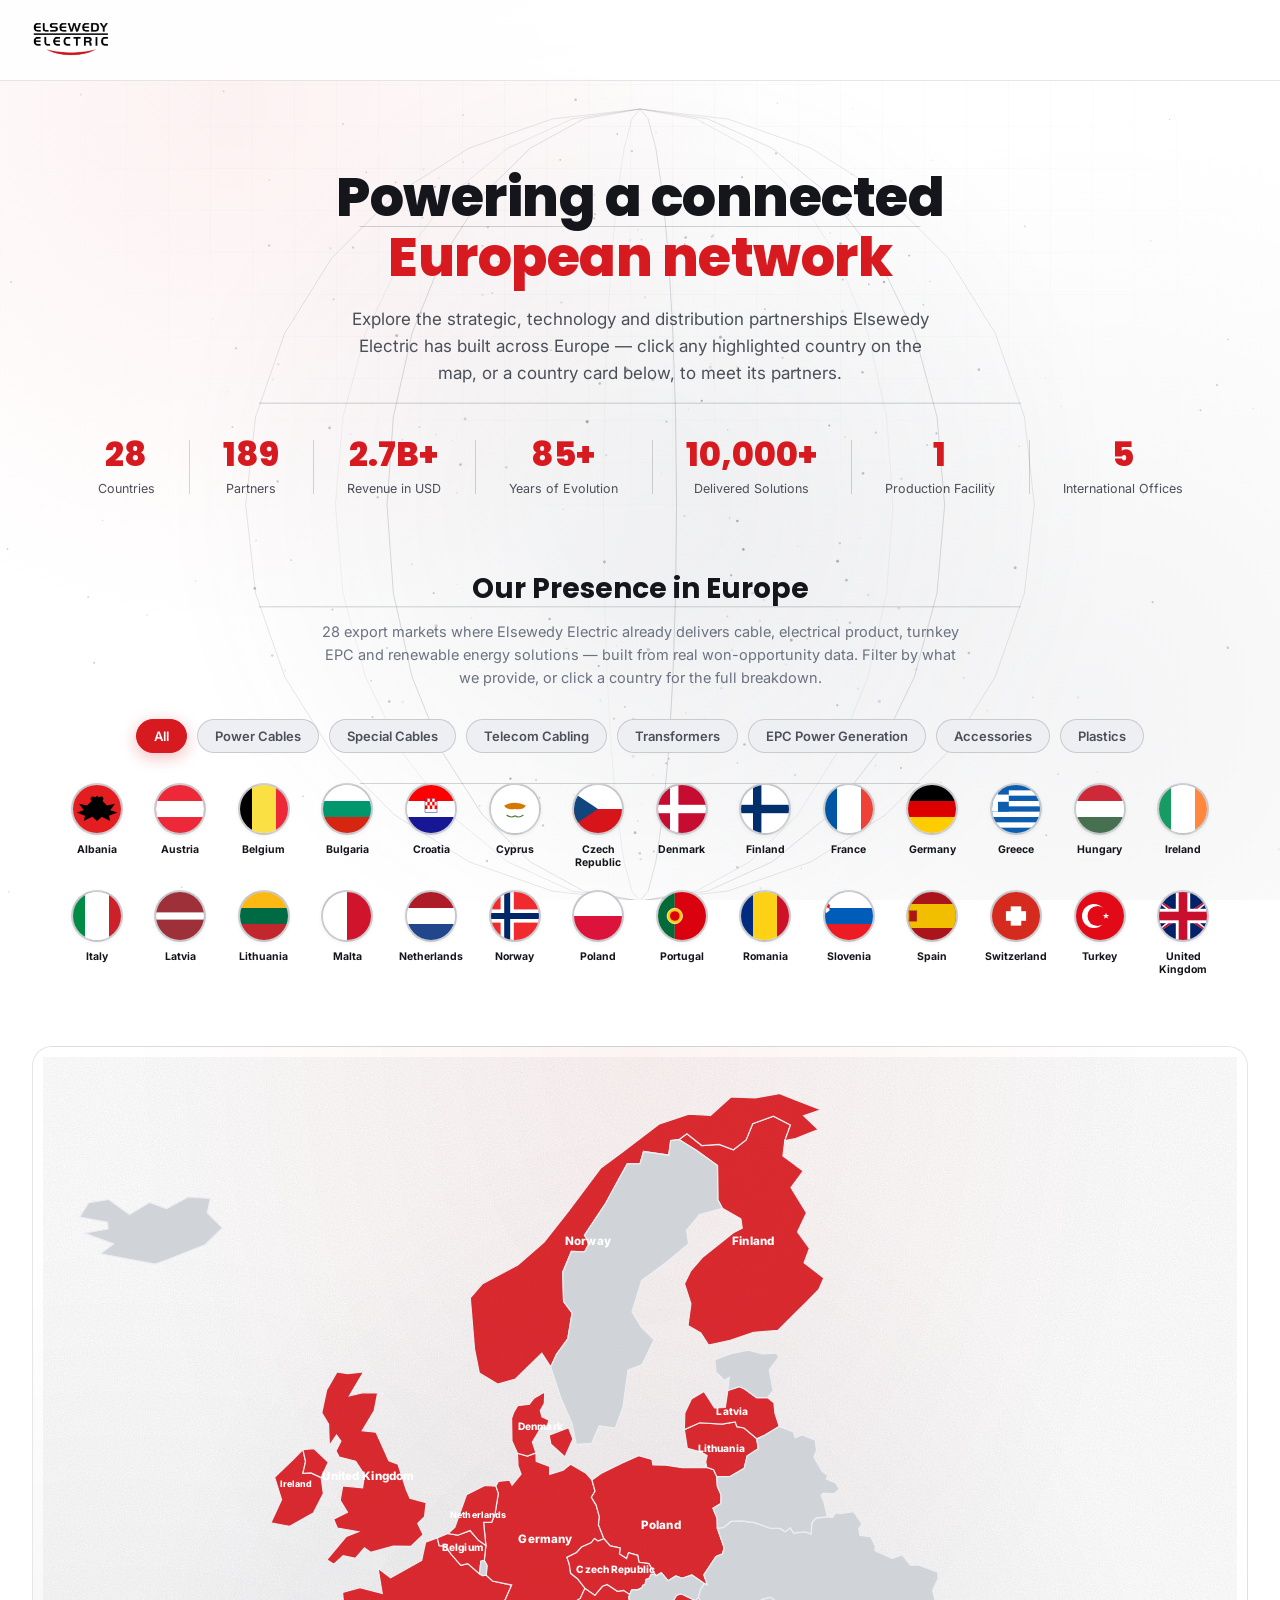
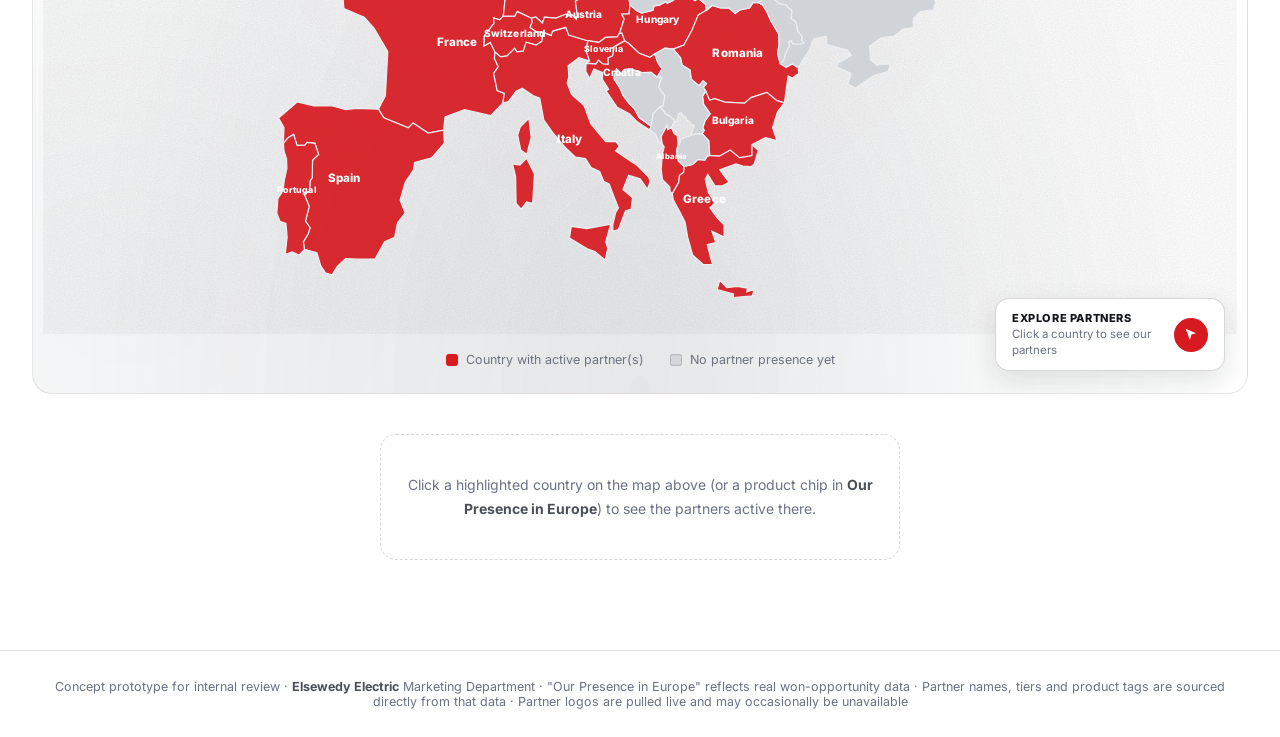
<file: index.html>
<!DOCTYPE html>
<html lang="en">
<head>
<meta charset="UTF-8">
<meta name="viewport" content="width=device-width, initial-scale=1.0">
<title>Elsewedy Electric — European Partner Network</title>
<link rel="preconnect" href="https://fonts.googleapis.com">
<link rel="preconnect" href="https://fonts.gstatic.com" crossorigin>
<link href="https://fonts.googleapis.com/css2?family=Inter:wght@400;500;600;700;800&family=Poppins:wght@600;700;800&display=swap" rel="stylesheet">
<link rel="stylesheet" href="styles-v44.css">
</head>
<body>

<div class="bg-fx"></div>
<div class="bg-grid"></div>
<canvas id="bg-particles"></canvas>

<header>
  <div class="nav">
    <a class="logo" href="https://elsewedyelectric.com/region?id=4" target="_blank" rel="noopener noreferrer" aria-label="Visit Elsewedy Electric — Europe region page (opens in a new tab)">
      <img class="brand-mark" src="elsewedy-logo.png" alt="Elsewedy Electric">
    </a>
  </div>
</header>

<section class="hero">
  <h1>Powering a connected <span>European network</span></h1>
  <p>Explore the strategic, technology and distribution partnerships Elsewedy Electric has built across Europe — click any highlighted country on the map, or a country card below, to meet its partners.</p>

  <div class="stats-row" id="stats-row"></div>
</section>

<section class="coverage-section" id="presence">
  <div class="section-head">
    <h2>Our Presence in Europe</h2>
    <p>28 export markets where Elsewedy Electric already delivers cable, electrical product, turnkey EPC and renewable energy solutions — built from real won-opportunity data. Filter by what we provide, or click a country for the full breakdown.</p>
  </div>
  <div class="filters" id="coverage-filters"></div>
  <div class="coverage-grid" id="coverage-grid"></div>
</section>

<section class="map-section" id="map">
  <div class="map-panel">
    <svg id="map-svg" viewBox="0 0 980 720" preserveAspectRatio="xMidYMid meet"></svg>
    <div class="map-explore-card">
      <div class="mec-text">
        <div class="mec-title">Explore Partners</div>
        <div class="mec-sub">Click a country to see our partners</div>
      </div>
      <div class="mec-icon">
        <svg viewBox="0 0 24 24" fill="none" xmlns="http://www.w3.org/2000/svg">
          <path d="M4 2.5L19.5 9.2L12.6 11.4L10.4 19.5L4 2.5Z" fill="#FFFFFF"/>
        </svg>
      </div>
    </div>
    <div class="map-legend">
      <div class="item"><span class="swatch p"></span> Country with active partner(s)</div>
      <div class="item"><span class="swatch n"></span> No partner presence yet</div>
    </div>
  </div>
</section>

<section class="country-partners-section" id="country-partners">
  <div class="cp-empty" id="cp-empty">
    Click a highlighted country on the map above (or a product chip in <b>Our Presence in Europe</b>) to see the partners active there.
  </div>
  <div class="cp-panel" id="cp-panel">
    <div class="cp-head" id="cp-head"></div>
    <div class="cp-grid" id="cp-grid"></div>
  </div>
</section>

<footer>
  Concept prototype for internal review · <b>Elsewedy Electric</b> Marketing Department · "Our Presence in Europe" reflects real won-opportunity data · Partner names, tiers and product tags are sourced directly from that data · Partner logos are pulled live and may occasionally be unavailable
</footer>

<div id="tooltip"></div>

<script src="country-paths-v2.js"></script>
<script src="country-data.js"></script>
<script src="partner-details.js"></script>
<script src="partner-logos-v10.js"></script>
<script src="app-v38.js"></script>
<script src="bg-particles-v17.js"></script>
</body>
</html>
</file>
<file: styles-v44.css>
:root{
  --ew-red:#D71920;
  --ew-red-dark:#9C1217;
  --ew-red-glow:rgba(215,25,32,0.55);
  --ew-gold:#2A3547;
  --bg-0:#FFFFFF;
  --bg-1:#F6F7F9;
  --bg-2:#EDEFF3;
  --bg-3:#E2E5EA;
  --line:rgba(10,11,14,0.10);
  --line-2:rgba(10,11,14,0.16);
  --text-0:#14161C;
  --text-1:#4B4F58;
  --text-2:#6B7280;
  --country-base:#D2D5DA;
  --country-hover:#C3C7CD;
  --radius:14px;
}
*{box-sizing:border-box; margin:0; padding:0;}
html{scroll-behavior:smooth;}
body{
  background:var(--bg-0);
  color:var(--text-0);
  font-family:'Inter',sans-serif;
  overflow-x:hidden;
}
h1,h2,h3,h4{font-family:'Poppins',sans-serif;}
a{color:inherit; text-decoration:none;}
.wrap{max-width:1240px; margin:0 auto; padding:0 32px;}
::-webkit-scrollbar{width:9px; height:9px;}
::-webkit-scrollbar-thumb{background:var(--bg-3); border-radius:6px;}
::-webkit-scrollbar-track{background:transparent;}

.bg-fx{
  position:fixed; inset:0; z-index:0; pointer-events:none;
  background:
    radial-gradient(circle at 18% 12%, rgba(215,25,32,0.06), transparent 40%),
    radial-gradient(circle at 85% 78%, rgba(42,53,71,0.05), transparent 45%),
    linear-gradient(var(--bg-0), var(--bg-0));
}
.bg-grid{
  position:fixed; inset:0; z-index:0; pointer-events:none; opacity:0.6;
  background-image:
    linear-gradient(rgba(10,11,14,0.035) 1px, transparent 1px),
    linear-gradient(90deg, rgba(10,11,14,0.035) 1px, transparent 1px);
  background-size:42px 42px;
  mask-image:radial-gradient(ellipse 70% 60% at 50% 20%, black, transparent);
}

#bg-particles{
  position:fixed; inset:0; z-index:0; pointer-events:none;
  display:block; width:100%; height:100%;
}

header{
  position:sticky; top:0; z-index:50;
  background:rgba(255,255,255,0.86);
  backdrop-filter:blur(14px);
  border-bottom:1px solid var(--line);
}
.nav{display:flex; align-items:center; justify-content:space-between; padding:18px 32px;}
.logo{display:flex; align-items:center; gap:10px; text-decoration:none; cursor:pointer;}
.brand-mark{
  height:44px; width:auto; display:block;
  opacity:0; transform:translateY(-6px) scale(0.94);
  animation:logoIn .6s cubic-bezier(.16,.8,.32,1) .1s forwards;
  transition:transform .3s ease, filter .3s ease;
}
.logo:hover .brand-mark{
  transform:scale(1.06);
  filter:drop-shadow(0 4px 16px rgba(215,25,32,0.3));
}
@keyframes logoIn{
  to{opacity:1; transform:translateY(0) scale(1);}
}
nav.links{display:flex; gap:34px; font-size:14px; font-weight:500; color:var(--text-1);}
nav.links a{position:relative; padding:6px 0; transition:color .2s;}
nav.links a:hover{color:var(--text-0);}
nav.links a.active{color:var(--ew-red);}
nav.links a.active::after{content:''; position:absolute; left:0; right:0; bottom:-6px; height:2px; background:var(--ew-red); border-radius:2px;}

.hero{position:relative; z-index:5; padding:86px 32px 50px; text-align:center;}
.eyebrow{
  display:inline-flex; align-items:center; gap:8px;
  font-size:12px; font-weight:600; letter-spacing:2px; text-transform:uppercase;
  color:var(--ew-gold); border:1px solid rgba(42,53,71,0.35);
  background:rgba(42,53,71,0.08);
  padding:7px 16px; border-radius:999px; margin-bottom:22px;
}
.eyebrow .dot{width:6px; height:6px; border-radius:50%; background:var(--ew-gold); box-shadow:0 0 8px var(--ew-gold);}
.hero h1{font-size:clamp(32px,5vw,54px); font-weight:800; line-height:1.12; letter-spacing:-0.5px; max-width:820px; margin:0 auto 18px;}
.hero h1 span{
  color: var(--ew-red);
}
.hero p{color:var(--text-1); font-size:17px; max-width:600px; margin:0 auto; line-height:1.6;}

.stats-row{
  display:flex; justify-content:center; align-items:stretch;
  flex-wrap:wrap; margin-top:48px;
}
.stat-item{
  position:relative; padding:0 34px; text-align:center; user-select:none;
}
.stat-item + .stat-item::before{
  content:''; position:absolute; left:0; top:4px; bottom:4px; width:1px;
  background:var(--line-2);
}
.stat-item .num{
  font-family:'Poppins',sans-serif; font-size:34px; font-weight:800; color:var(--ew-red);
  line-height:1.1;
}
.stat-item .lbl{
  font-size:12.5px; color:var(--text-1); margin-top:8px; line-height:1.35; max-width:130px;
  margin-left:auto; margin-right:auto;
}

.map-section{position:relative; z-index:1; padding:60px 32px 20px;}
.section-head{max-width:640px; margin:0 auto 30px; text-align:center;}
.section-head h2{font-size:28px; font-weight:700; margin-bottom:10px;}
.section-head p{color:var(--text-2); font-size:14.5px; line-height:1.6;}

.filters{display:flex; justify-content:center; gap:10px; flex-wrap:wrap; margin-bottom:30px;}
.chip{
  font-size:13px; font-weight:600; padding:8px 17px; border-radius:999px;
  border:1px solid var(--line-2); color:var(--text-1); background:var(--bg-2);
  cursor:pointer; transition:all .2s; user-select:none;
}
.chip:hover{border-color:var(--ew-red); color:var(--text-0);}
.chip.active{background:var(--ew-red); border-color:var(--ew-red); color:#fff; box-shadow:0 4px 16px rgba(215,25,32,0.3);}

.map-panel{
  max-width:1220px; margin:0 auto;
  background:
    radial-gradient(ellipse at 50% 0%, rgba(215,25,32,0.05), transparent 60%),
    radial-gradient(ellipse at 50% 100%, rgba(42,53,71,0.10), transparent 65%),
    radial-gradient(ellipse at 8% 90%, rgba(42,53,71,0.06), transparent 55%),
    rgba(255,255,255,0.82);
  backdrop-filter:blur(10px);
  border:1px solid var(--line); border-radius:20px;
  padding:10px 10px 4px; position:relative; overflow:hidden;
}
.map-panel::before{
  content:''; position:absolute; top:-40%; left:50%; transform:translateX(-50%);
  width:70%; height:200px; background:radial-gradient(ellipse, rgba(215,25,32,0.14), transparent 70%);
  pointer-events:none;
}
#map-svg{width:100%; height:auto; display:block; position:relative; z-index:1;}
.terrain-overlay{
  pointer-events:none;
  mix-blend-mode:overlay;
  opacity:0.12;
}
.country{
  fill:var(--country-base); stroke:#EDEFF3; stroke-width:1;
  transition:fill .25s ease, stroke .25s ease, opacity .25s ease;
}
.country.no-partner:hover{fill:var(--country-hover);}
.country.has-partner{
  fill:var(--ew-red); fill-opacity:0.92; cursor:pointer;
  transition:fill .25s ease, fill-opacity .2s ease, stroke .2s ease, stroke-width .2s ease, opacity .25s ease;
}
.country.has-partner:hover, .country.has-partner.focus{
  fill:var(--ew-red); fill-opacity:1;
}
.country.has-partner.selected{
  fill:#3E6BA0; fill-opacity:1; stroke:#FFFFFF; stroke-width:1.5;
}
.country.dimmed{opacity:0.18;}
.country-label{
  font-family:'Inter', sans-serif; font-size:7.2px; font-weight:600;
  fill:#17181D; pointer-events:none; letter-spacing:0.1px;
  opacity:0.92; transition:opacity .25s ease, fill .25s ease;
}
.country-label.partner{
  font-size:8.3px; font-weight:800; fill:#FFFFFF; opacity:1;
}

.map-explore-card{
  position:absolute; right:22px; bottom:22px; z-index:2;
  display:flex; align-items:center; gap:12px;
  background:#FFFFFF; border:1px solid var(--line-2); border-radius:14px;
  padding:12px 16px; box-shadow:0 10px 28px rgba(20,22,28,0.12);
  max-width:230px;
}
.map-explore-card .mec-text{flex:1; min-width:0;}
.map-explore-card .mec-title{
  font-size:11px; font-weight:800; letter-spacing:0.6px; text-transform:uppercase;
  color:var(--text-0); margin-bottom:2px;
}
.map-explore-card .mec-sub{font-size:11.5px; color:var(--text-2); line-height:1.35;}
.map-explore-card .mec-icon{
  flex:none; width:34px; height:34px; border-radius:50%;
  background:var(--ew-red); display:flex; align-items:center; justify-content:center;
}
.map-explore-card .mec-icon svg{width:16px; height:16px; display:block;}
@media (max-width:640px){
  .map-explore-card{position:static; margin:14px auto 0; max-width:none;}
}

.map-legend{display:flex; justify-content:center; gap:26px; flex-wrap:wrap; padding:18px 10px 22px; font-size:12.5px; color:var(--text-2);}
.map-legend .item{display:flex; align-items:center; gap:8px;}
.swatch{width:12px; height:12px; border-radius:3px;}
.swatch.p{background:var(--ew-red);}
.swatch.n{background:var(--country-base); border:1px solid var(--line-2);}

#tooltip{
  position:fixed; z-index:200; pointer-events:none;
  background:linear-gradient(180deg, #ffffff, #f3f4f6);
  border:1px solid var(--line-2); border-radius:12px;
  padding:14px; width:250px;
  box-shadow:0 18px 40px rgba(20,22,28,0.16), 0 0 0 1px rgba(215,25,32,0.06);
  opacity:0; transform:translateY(6px) scale(0.98);
  transition:opacity .16s ease, transform .16s ease;
}
#tooltip.show{opacity:1; transform:translateY(0) scale(1);}
#tooltip .tt-country{
  font-size:11px; text-transform:uppercase; letter-spacing:1.4px; color:var(--ew-gold);
  font-weight:700; margin-bottom:10px; display:flex; align-items:center; gap:6px;
}
#tooltip .tt-partner{display:flex; gap:10px; align-items:center; padding:8px 0; border-top:1px solid var(--line);}
#tooltip .tt-partner:first-of-type{border-top:none; padding-top:0;}
.logo-tile{
  width:84px; height:44px; border-radius:9px; flex:none;
  background:#fff;
  border:1px solid var(--line-2);
  box-shadow:0 1px 4px rgba(20,22,28,0.08);
  display:flex; align-items:center; justify-content:center;
  font-family:'Poppins',sans-serif; font-weight:800; font-size:11px; color:#14161c;
  letter-spacing:0.2px; text-align:center; line-height:1.05; overflow:hidden;
  padding:4px 6px;
}
.logo-tile img, .logo-tile svg{width:100%; height:100%; display:block;}
.tt-info .tt-name{font-size:13.5px; font-weight:700; color:var(--text-0);}
.tt-info .tt-meta{font-size:11px; color:var(--text-2); margin-top:2px;}
.tt-info .tt-badge{
  display:inline-block; margin-top:4px; font-size:9.5px; font-weight:700; text-transform:uppercase;
  letter-spacing:0.6px; color:var(--ew-red); background:rgba(215,25,32,0.1);
  border:1px solid rgba(215,25,32,0.25); padding:2px 7px; border-radius:5px;
}

/* ---------------- country / product partners panel (below the map) ---------------- */
.country-partners-section{position:relative; z-index:1; padding:20px 32px 90px; max-width:1080px; margin:0 auto;}
.cp-empty{
  text-align:center; color:var(--text-2); font-size:14px; line-height:1.7;
  border:1px dashed var(--line-2); border-radius:16px; padding:38px 24px; max-width:520px; margin:0 auto;
}
.cp-empty b{color:var(--text-1);}
.cp-panel{display:none;}
.cp-panel.show{display:block;}
.cp-head{display:flex; align-items:flex-start; justify-content:space-between; gap:16px; flex-wrap:wrap; margin-bottom:22px;}
.cp-head-left{display:flex; align-items:center; gap:14px;}
.cp-flag{width:48px; height:48px; border-radius:50%; overflow:hidden; border:2px solid var(--line-2); flex:none;}
.cp-title{font-family:'Poppins',sans-serif; font-size:21px; font-weight:700;}
.cp-subtitle{font-size:12.5px; color:var(--text-2); margin-top:3px;}
.cp-subtitle b{
  color:var(--text-0); font-weight:700;
  background:rgba(10,11,14,0.04);
  border:1px solid rgba(215,25,32,0.35);
  padding:3px 10px; border-radius:999px;
  margin:0 2px;
  display:inline-block;
  letter-spacing:0.2px;
  box-shadow:inset 0 0 0 1px rgba(10,11,14,0.02);
}
.cp-clear{
  font-size:12.5px; font-weight:600; color:var(--text-1); background:var(--bg-2);
  border:1px solid var(--line-2); padding:8px 15px; border-radius:999px; cursor:pointer;
  transition:border-color .2s, color .2s;
}
.cp-clear:hover{border-color:var(--ew-red); color:var(--ew-red);}
.cp-stats{display:flex; gap:10px; flex-wrap:wrap; margin-bottom:22px;}
.cp-bars{display:flex; flex-direction:column; gap:9px; margin-bottom:26px;}
.cp-grid{display:grid; grid-template-columns:repeat(auto-fill, minmax(240px, 1fr)); gap:14px;}
.cp-card{
  background:var(--bg-2); border:1px solid var(--line); border-radius:14px;
  padding:16px; transition:transform .2s, border-color .2s, background .2s;
  opacity:0; transform:translateY(10px);
}
.cp-card.in-view{opacity:1; transform:translateY(0);}
.cp-card:hover{transform:translateY(-3px); border-color:var(--ew-red); background:var(--bg-3);}
.cp-card.spotlight{border-color:var(--ew-gold); box-shadow:0 0 0 3px rgba(42,53,71,0.2);}
.cp-card-top{display:flex; align-items:center; gap:12px; margin-bottom:2px;}
.cp-card-title{min-width:0;}
.cp-card .cp-name{font-size:14.5px; font-weight:700; overflow-wrap:break-word;}
.cp-card .cp-country{font-size:11.5px; color:var(--ew-gold); font-weight:600; margin-top:2px;}

/* real partner logo tile (falls back to a colored initials badge) */
.cp-logo{
  width:44px; height:44px; border-radius:10px; flex:none;
  background:#fff; border:1px solid var(--line-2);
  box-shadow:0 1px 4px rgba(20,22,28,0.08);
  display:flex; align-items:center; justify-content:center; overflow:hidden;
  position:relative;
}
.cp-logo img{width:100%; height:100%; object-fit:contain; padding:5px; display:block;}
.cp-logo .cp-logo-fallback{
  display:none; width:100%; height:100%; align-items:center; justify-content:center;
  font-family:'Poppins',sans-serif; font-weight:800; font-size:14px; color:#fff;
  background:hsl(var(--fallback-hue,210) 55% 42%);
}
.cp-logo.img-failed{background:transparent; border-color:transparent; box-shadow:none;}
.cp-logo.img-failed img{display:none;}
.cp-logo.img-failed .cp-logo-fallback{display:flex;}
.cp-logo.no-domain{background:transparent; border-color:transparent; box-shadow:none;}
.cp-logo.no-domain .cp-logo-fallback{display:flex;}
.cp-logo.logo-sm{width:32px; height:32px; border-radius:8px;}
.cp-logo.logo-sm .cp-logo-fallback{font-size:11px;}
.cp-card .cp-count{
  display:inline-block; margin-top:8px; font-size:11px; font-weight:700; color:var(--text-0);
  background:var(--bg-1); border:1px solid var(--line-2); padding:3px 9px; border-radius:6px;
}
.cp-card .cp-count b{color:var(--ew-gold);}
.cp-card .cp-tags{display:flex; flex-wrap:wrap; gap:6px; margin-top:10px;}
.cp-card .cp-tag{
  font-size:10.5px; color:var(--text-1); background:var(--bg-3); border:1px solid var(--line-2);
  padding:3px 9px; border-radius:999px;
}
.cp-truncnote{text-align:center; color:var(--text-2); font-size:12px; margin-top:16px;}

.partners-section{position:relative; z-index:1; padding:70px 32px 100px;}
.grid{max-width:1080px; margin:0 auto; display:grid; grid-template-columns:repeat(auto-fill, minmax(230px, 1fr)); gap:16px;}
.p-card{
  background:var(--bg-2); border:1px solid var(--line); border-radius:14px;
  padding:18px; display:flex; gap:13px; align-items:flex-start;
  transition:transform .22s, border-color .22s, background .22s, box-shadow .22s;
  opacity:0; transform:translateY(14px);
}
.p-card.in-view{opacity:1; transform:translateY(0);}
.p-card:hover{transform:translateY(-4px); border-color:var(--ew-red); background:var(--bg-3);}
.p-card.dimmed{opacity:0.25 !important;}
.p-card.spotlight{border-color:var(--ew-gold); box-shadow:0 0 0 3px rgba(42,53,71,0.2);}
.p-card .info .name{font-size:14.5px; font-weight:700;}
.p-card .info .country{font-size:12px; color:var(--ew-gold); margin-top:2px; font-weight:600;}
.p-card .info .seg{font-size:12px; color:var(--text-2); margin-top:6px; line-height:1.5;}
.p-card .info .badge{
  display:inline-block; margin-top:8px; font-size:9.5px; font-weight:700; text-transform:uppercase;
  letter-spacing:0.5px; color:var(--text-1); background:var(--bg-3); border:1px solid var(--line-2);
  padding:3px 8px; border-radius:5px;
}

footer{position:relative; z-index:1; border-top:1px solid var(--line); padding:28px 32px; text-align:center; color:var(--text-2); font-size:12.5px;}
footer b{color:var(--text-1);}

.coverage-section{position:relative; z-index:1; padding:20px 32px 10px;}
.coverage-grid{
  max-width:1160px; margin:0 auto; display:grid;
  grid-template-columns:repeat(14, 1fr); grid-auto-flow:row;
  justify-items:center; row-gap:20px; column-gap:10px;
}
.coverage-card{
  width:100%; max-width:72px; text-align:center; cursor:default;
  transition:transform .2s, opacity .2s;
  opacity:0; transform:translateY(10px);
}
.coverage-card.in-view{opacity:1; transform:translateY(0);}
.coverage-card:hover{transform:translateY(-4px);}
.coverage-card.dimmed{opacity:0.15 !important;}
.coverage-card .flag-circle{
  width:52px; height:52px; margin:0 auto; border-radius:50%;
  background:linear-gradient(160deg, var(--bg-3), var(--bg-1));
  border:2px solid var(--line-2);
  box-shadow:0 1px 4px rgba(20,22,28,0.06);
  display:flex; align-items:center; justify-content:center;
  font-size:22px; line-height:1; overflow:hidden;
  transition:border-color .2s, box-shadow .2s;
}
.coverage-card:hover .flag-circle{border-color:var(--ew-gold); box-shadow:0 0 0 4px rgba(42,53,71,0.1);}
.flag-circle svg, .cm-flag svg, .cp-flag svg{width:100%; height:100%; display:block;}
.coverage-card .cname{font-size:10.5px; font-weight:700; margin-top:8px; line-height:1.25;}
.coverage-card .ctags{margin-top:3px; font-size:8px; font-weight:600; color:var(--ew-gold); letter-spacing:0.2px;}
.coverage-card{cursor:pointer;}
.coverage-card.spotlight .flag-circle{border-color:var(--ew-gold); box-shadow:0 0 0 4px rgba(42,53,71,0.25);}
.coverage-card.selected{opacity:1 !important; transform:translateY(-4px);}
.coverage-card.selected .flag-circle{
  border-color:var(--ew-gold);
  box-shadow:0 0 0 4px rgba(42,53,71,0.3), 0 0 22px rgba(42,53,71,0.35);
}
.coverage-card.selected .cname{color:var(--ew-gold);}

/* ---------------- country detail modal ---------------- */
.cm-overlay{
  position:fixed; inset:0; z-index:300; display:flex; align-items:center; justify-content:center;
  background:rgba(20,22,28,0.45); backdrop-filter:blur(6px);
  opacity:0; visibility:hidden; transition:opacity .2s ease, visibility .2s;
  padding:24px;
}
.cm-overlay.show{opacity:1; visibility:visible;}
.cm-panel{
  position:relative; width:100%; max-width:560px; max-height:86vh; overflow-y:auto;
  background:linear-gradient(180deg, #ffffff, #f4f5f7);
  border:1px solid var(--line-2); border-radius:18px;
  padding:30px 28px 26px;
  box-shadow:0 30px 70px rgba(20,22,28,0.25);
  transform:translateY(14px) scale(0.97); transition:transform .2s ease;
}
.cm-overlay.show .cm-panel{transform:translateY(0) scale(1);}
.cm-close{
  position:absolute; top:16px; right:16px; width:32px; height:32px; border-radius:50%;
  background:var(--bg-3); border:1px solid var(--line-2); color:var(--text-1);
  font-size:20px; line-height:1; cursor:pointer; transition:background .2s, color .2s;
}
.cm-close:hover{background:var(--ew-red); color:#fff;}
.cm-head{display:flex; align-items:center; gap:14px; margin-bottom:20px;}
.cm-flag{width:52px; height:52px; border-radius:50%; overflow:hidden; border:2px solid var(--line-2); flex:none;}
.cm-name{font-family:'Poppins',sans-serif; font-size:20px; font-weight:700;}
.cm-sub{font-size:12px; color:var(--text-2); margin-top:2px;}
.cm-stats{display:flex; justify-content:center; gap:10px; margin-bottom:22px;}
.cm-stat{background:var(--bg-3); border:1px solid var(--line); border-radius:10px; padding:12px 24px; text-align:center;}
.cm-num{font-family:'Poppins',sans-serif; font-size:17px; font-weight:700; color:var(--ew-red);}
.cm-lbl{font-size:9.5px; color:var(--text-2); text-transform:uppercase; letter-spacing:0.6px; margin-top:3px;}
.cm-section-title{font-size:11px; font-weight:700; text-transform:uppercase; letter-spacing:1px; color:var(--ew-gold); margin:18px 0 10px;}
.cm-bars{display:flex; flex-direction:column; gap:9px;}
.cm-bar-lbl{display:flex; justify-content:space-between; font-size:12px; color:var(--text-1); margin-bottom:4px;}
.cm-bar-lbl span{color:var(--text-2); font-weight:600;}
.cm-bar-track{height:7px; border-radius:4px; background:var(--bg-3); overflow:hidden;}
.cm-bar-fill{height:100%; border-radius:4px; background:linear-gradient(90deg, var(--ew-red-dark), var(--ew-red));}
.cm-chiplist{display:flex; flex-wrap:wrap; gap:7px;}
.cm-chip{
  font-size:11px; color:var(--text-1); background:var(--bg-3); border:1px solid var(--line-2);
  padding:5px 10px; border-radius:999px;
}
.cm-chip b{color:var(--ew-gold); font-weight:700;}
.cm-customers{display:flex; flex-direction:column; gap:6px;}
.cm-customer{
  display:flex; justify-content:space-between; font-size:12.5px; color:var(--text-1);
  background:var(--bg-3); border:1px solid var(--line); border-radius:8px; padding:8px 12px;
}
.cm-cust-count{color:var(--ew-gold); font-weight:700;}

@media (max-width:720px){
  .nav .links{display:none;}
  .hero{padding:60px 20px 30px;}
  .map-section, .partners-section, .coverage-section, .country-partners-section{padding-left:16px; padding-right:16px;}
  .stat-item{padding:0 18px;}
  .coverage-grid{display:flex; flex-wrap:wrap; justify-content:center;}
  .coverage-card{width:60px; max-width:60px;}
  .coverage-card .flag-circle{width:44px; height:44px; font-size:18px;}
  .coverage-card .cname{font-size:9.5px;}
}
</file>
